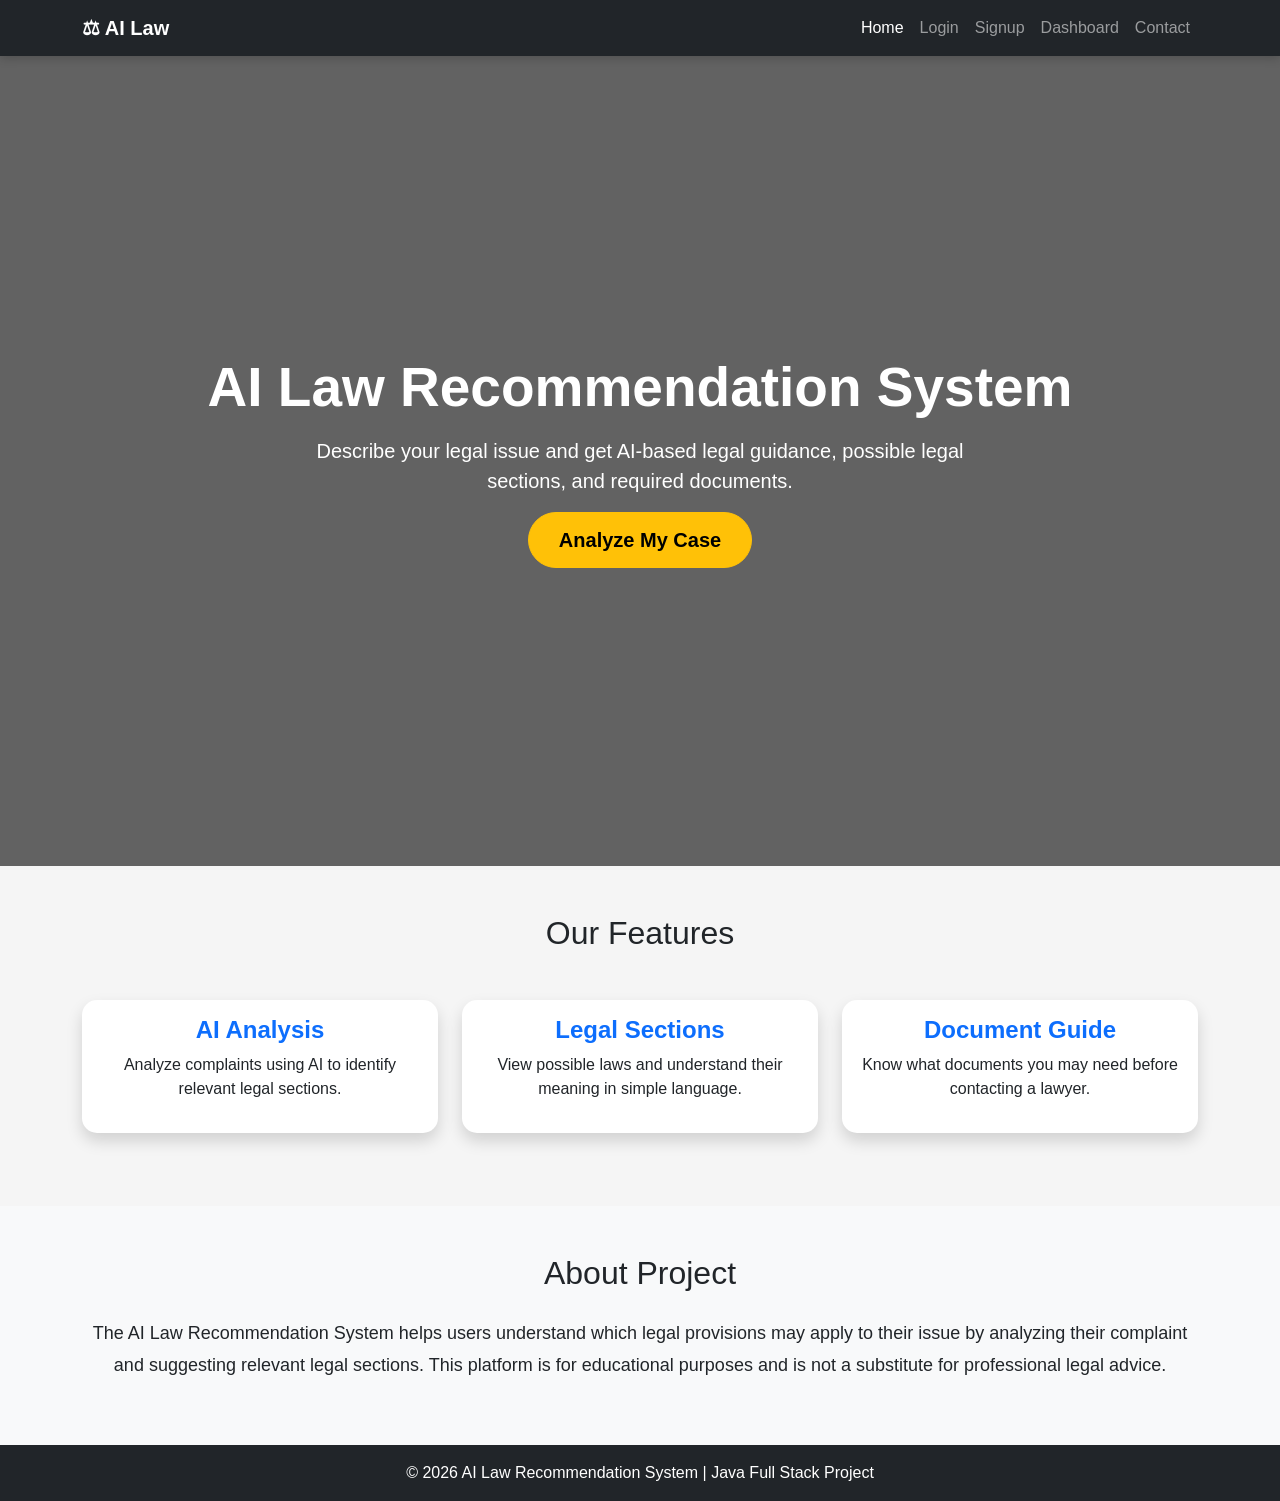
<file: index.html>
<!DOCTYPE html>
<html lang="en">
<head>
    <meta charset="UTF-8">
    <meta name="viewport" content="width=device-width, initial-scale=1.0">
    <title>AI Law Recommendation System</title>

    <!-- Bootstrap -->
    <link href="https://cdn.jsdelivr.net/npm/bootstrap@5.3.2/dist/css/bootstrap.min.css" rel="stylesheet">

    <!-- Custom CSS -->
    <link rel="stylesheet" href="style.css">
</head>
<body>

<!-- Navbar -->
<nav class="navbar navbar-expand-lg navbar-dark bg-dark">
    <div class="container">
        <a class="navbar-brand fw-bold" href="#">⚖ AI Law</a>

        <button class="navbar-toggler" data-bs-toggle="collapse" data-bs-target="#menu">
            <span class="navbar-toggler-icon"></span>
        </button>

        <div class="collapse navbar-collapse" id="menu">
            <ul class="navbar-nav ms-auto">
                <li class="nav-item"><a class="nav-link active" href="#">Home</a></li>
                <li class="nav-item"><a class="nav-link" href="login.html">Login</a></li>
                <li class="nav-item"><a class="nav-link" href="signup.html">Signup</a></li>
                <li class="nav-item"><a class="nav-link" href="dashboard.html">Dashboard</a></li>
                <li class="nav-item"><a class="nav-link" href="contact.html">Contact</a></li>
            </ul>
        </div>
    </div>
</nav>

<!-- Hero Section -->
<section class="hero text-center text-white d-flex align-items-center">
    <div class="container">
        <h1 class="display-4 fw-bold">AI Law Recommendation System</h1>

        <p class="lead mt-3">
            Describe your legal issue and get AI-based legal guidance,
            possible legal sections, and required documents.
        </p>

        <a href="analyze.html" class="btn btn-warning btn-lg mt-3">
            Analyze My Case
        </a>
    </div>
</section>

<!-- Features -->
<section class="container py-5">

    <h2 class="text-center mb-5">Our Features</h2>

    <div class="row">

        <div class="col-md-4">
            <div class="card shadow">
                <div class="card-body text-center">
                    <h4>AI Analysis</h4>
                    <p>
                        Analyze complaints using AI to identify
                        relevant legal sections.
                    </p>
                </div>
            </div>
        </div>

        <div class="col-md-4">
            <div class="card shadow">
                <div class="card-body text-center">
                    <h4>Legal Sections</h4>
                    <p>
                        View possible laws and understand
                        their meaning in simple language.
                    </p>
                </div>
            </div>
        </div>

        <div class="col-md-4">
            <div class="card shadow">
                <div class="card-body text-center">
                    <h4>Document Guide</h4>
                    <p>
                        Know what documents you may need
                        before contacting a lawyer.
                    </p>
                </div>
            </div>
        </div>

    </div>

</section>

<!-- About -->
<section class="bg-light py-5">

<div class="container">

<h2 class="text-center mb-4">About Project</h2>

<p class="text-center">

The AI Law Recommendation System helps users understand
which legal provisions may apply to their issue by analyzing
their complaint and suggesting relevant legal sections.
This platform is for educational purposes and is not
a substitute for professional legal advice.

</p>

</div>

</section>

<!-- Footer -->
<footer class="bg-dark text-white text-center p-3">

<p class="mb-0">
© 2026 AI Law Recommendation System | Java Full Stack Project
</p>

</footer>

<script src="https://cdn.jsdelivr.net/npm/bootstrap@5.3.2/dist/js/bootstrap.bundle.min.js"></script>

</body>
</html>
</file>
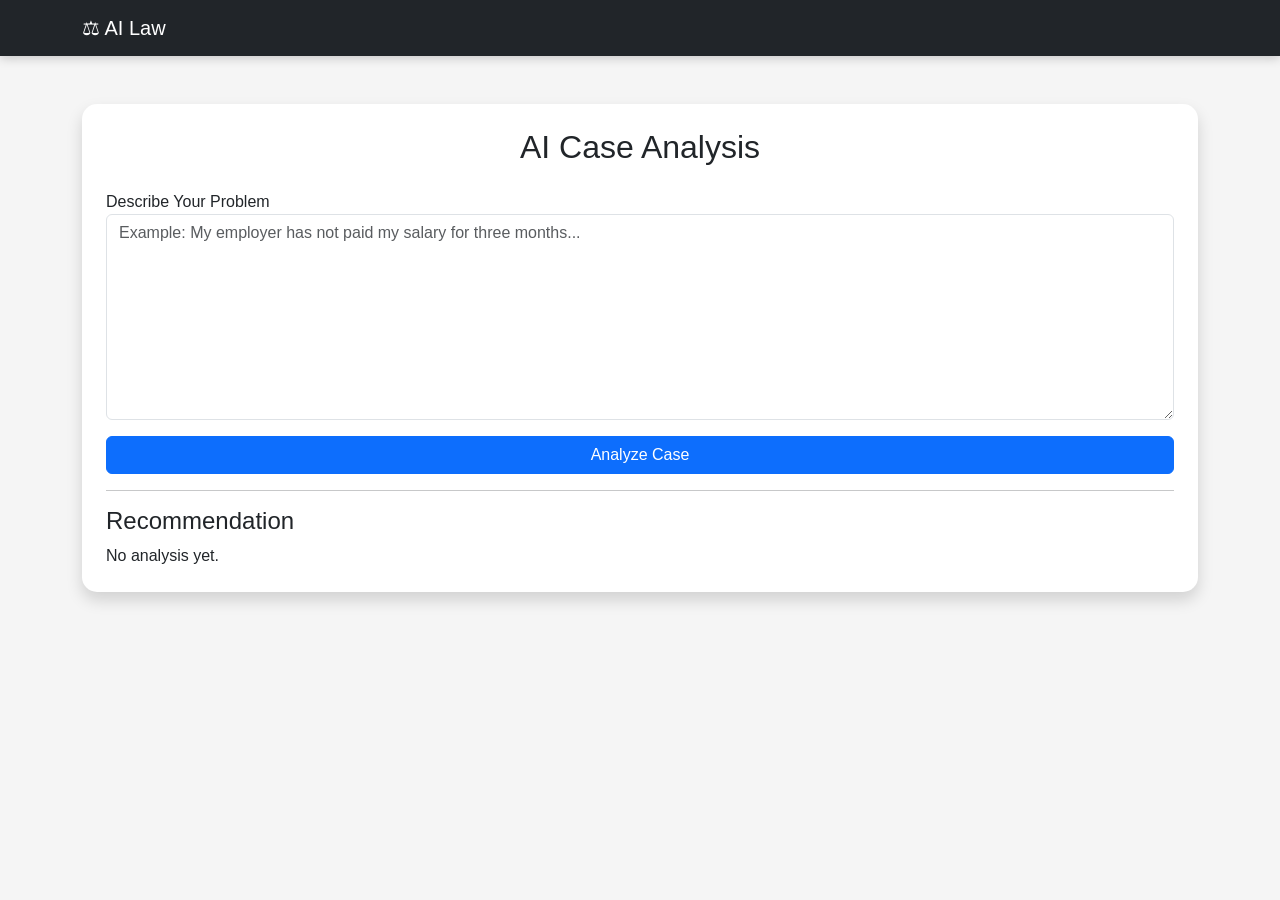
<file: analyze.html>
<!DOCTYPE html>
<html lang="en">

<head>

<meta charset="UTF-8">

<meta name="viewport" content="width=device-width, initial-scale=1.0">

<title>Analyze Case</title>

<link href="https://cdn.jsdelivr.net/npm/bootstrap@5.3.2/dist/css/bootstrap.min.css" rel="stylesheet">

<link rel="stylesheet" href="style.css">

</head>

<body>

<nav class="navbar navbar-dark bg-dark">

<div class="container">

<a class="navbar-brand" href="dashboard.html">

⚖ AI Law

</a>

</div>

</nav>

<div class="container mt-5">

<div class="card shadow p-4">

<h2 class="text-center">

AI Case Analysis

</h2>

<label class="mt-3">

Describe Your Problem

</label>

<textarea id="caseText" class="form-control" rows="8"
placeholder="Example: My employer has not paid my salary for three months..."></textarea>

<button class="btn btn-primary mt-3" onclick="analyzeCase()">

Analyze Case

</button>

<hr>

<h4>Recommendation</h4>

<div id="result">

No analysis yet.

</div>

</div>

</div>

<script>

function analyzeCase(){

let text=document.getElementById("caseText").value.toLowerCase();

let output="";

if(text.includes("salary")){

output="<b>Possible Law:</b><br>Labour Law / Payment of Wages Act.";

}

else if(text.includes("theft")){

output="<b>Possible Law:</b><br>Theft-related provisions under criminal law.";

}

else if(text.includes("divorce")){

output="<b>Possible Law:</b><br>Family Law.";

}

else if(text.includes("accident")){

output="<b>Possible Law:</b><br>Motor Vehicle related laws.";

}

else{

output="No matching recommendation found. Please consult a lawyer.";

}

document.getElementById("result").innerHTML=output;

}

</script>

</body>

</html>
</file>
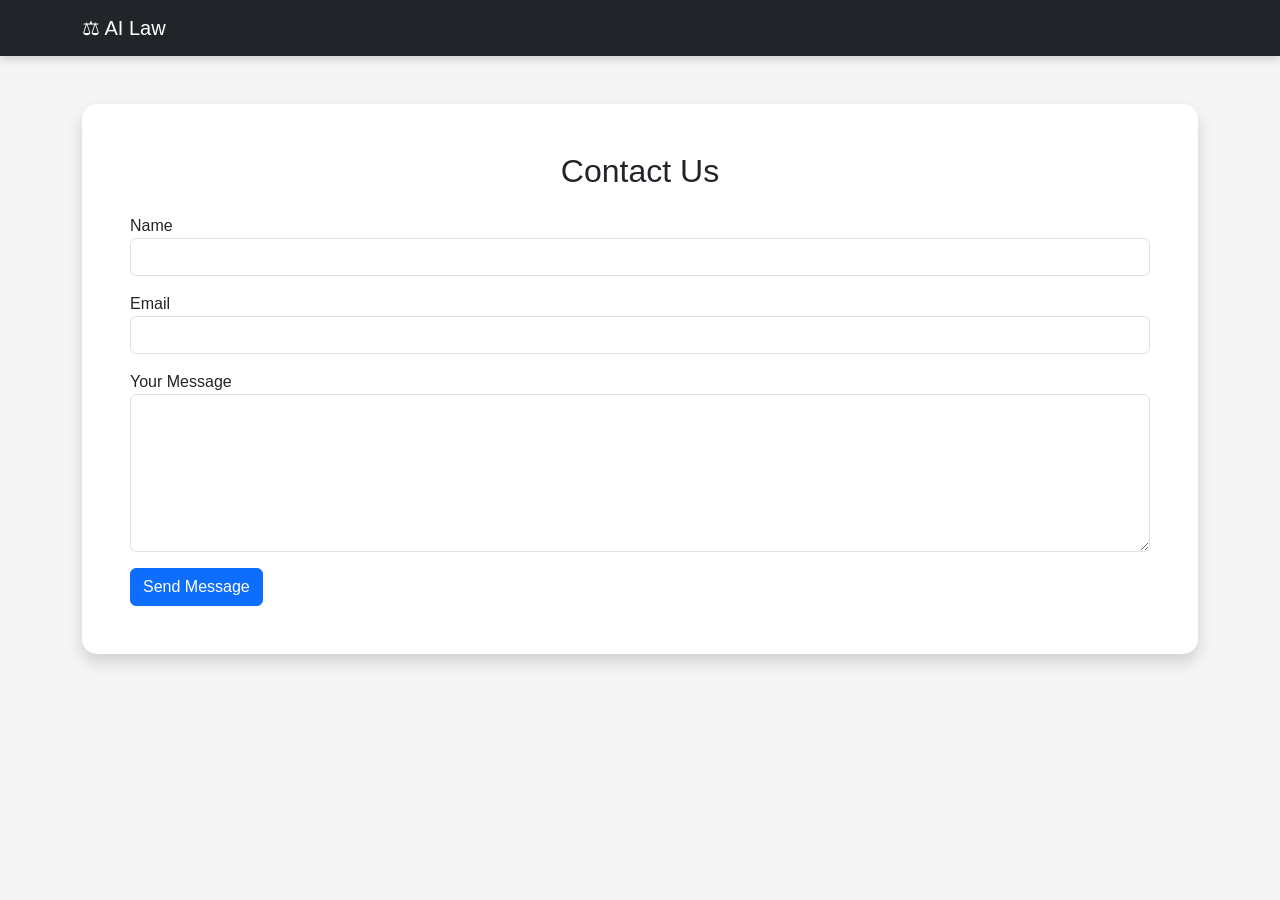
<file: contact.html>
<!DOCTYPE html>
<html lang="en">
<head>
<meta charset="UTF-8">
<meta name="viewport" content="width=device-width, initial-scale=1.0">
<title>Contact Lawyer</title>

<link href="https://cdn.jsdelivr.net/npm/bootstrap@5.3.2/dist/css/bootstrap.min.css" rel="stylesheet">
<link rel="stylesheet" href="style.css">

</head>

<body>

<nav class="navbar navbar-dark bg-dark">
<div class="container">
<a class="navbar-brand" href="dashboard.html">⚖ AI Law</a>
</div>
</nav>

<div class="container mt-5">

<div class="card shadow p-5">

<h2 class="text-center mb-4">Contact Us</h2>

<form>

<div class="mb-3">

<label>Name</label>

<input type="text" class="form-control">

</div>

<div class="mb-3">

<label>Email</label>

<input type="email" class="form-control">

</div>

<div class="mb-3">

<label>Your Message</label>

<textarea class="form-control" rows="6"></textarea>

</div>

<button class="btn btn-primary">

Send Message

</button>

</form>

</div>

</div>

</body>

</html>
</file>
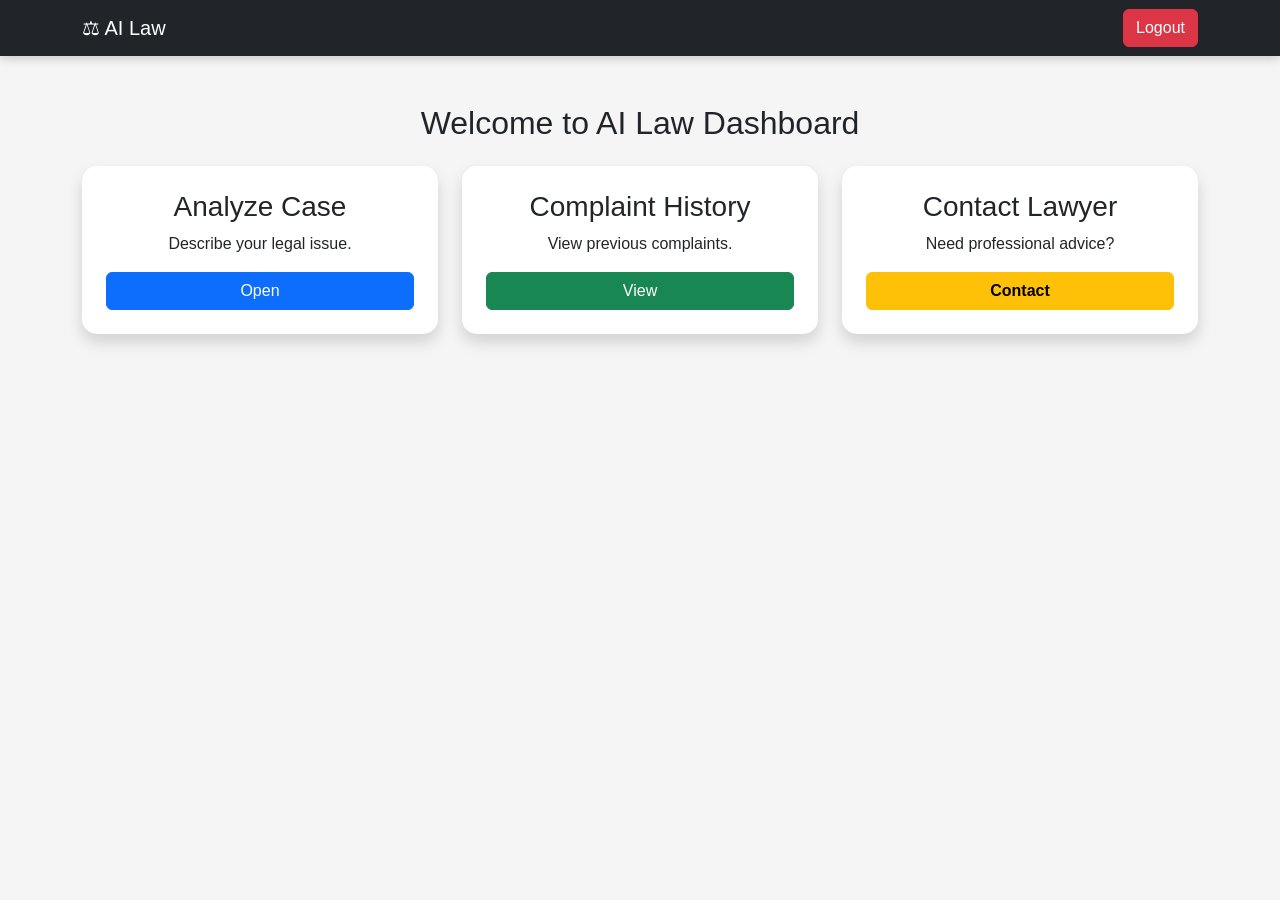
<file: dashboard.html>
<!DOCTYPE html>
<html lang="en">
<head>
<meta charset="UTF-8">
<meta name="viewport" content="width=device-width, initial-scale=1.0">

<title>Dashboard</title>

<link href="https://cdn.jsdelivr.net/npm/bootstrap@5.3.2/dist/css/bootstrap.min.css" rel="stylesheet">
<link rel="stylesheet" href="style.css">

</head>

<body>

<nav class="navbar navbar-dark bg-dark">
<div class="container">
<a class="navbar-brand" href="index.html">⚖ AI Law</a>
<a href="login.html" class="btn btn-danger">Logout</a>
</div>
</nav>

<div class="container mt-5">

<h2 class="text-center mb-4">Welcome to AI Law Dashboard</h2>

<div class="row">

<div class="col-md-4">
<div class="card shadow p-4 text-center">
<h3>Analyze Case</h3>
<p>Describe your legal issue.</p>
<a href="analyze.html" class="btn btn-primary">Open</a>
</div>
</div>

<div class="col-md-4">
<div class="card shadow p-4 text-center">
<h3>Complaint History</h3>
<p>View previous complaints.</p>
<a href="history.html" class="btn btn-success">View</a>
</div>
</div>

<div class="col-md-4">
<div class="card shadow p-4 text-center">
<h3>Contact Lawyer</h3>
<p>Need professional advice?</p>
<a href="contact.html" class="btn btn-warning">Contact</a>
</div>
</div>

</div>

</div>

</body>
</html>
</file>
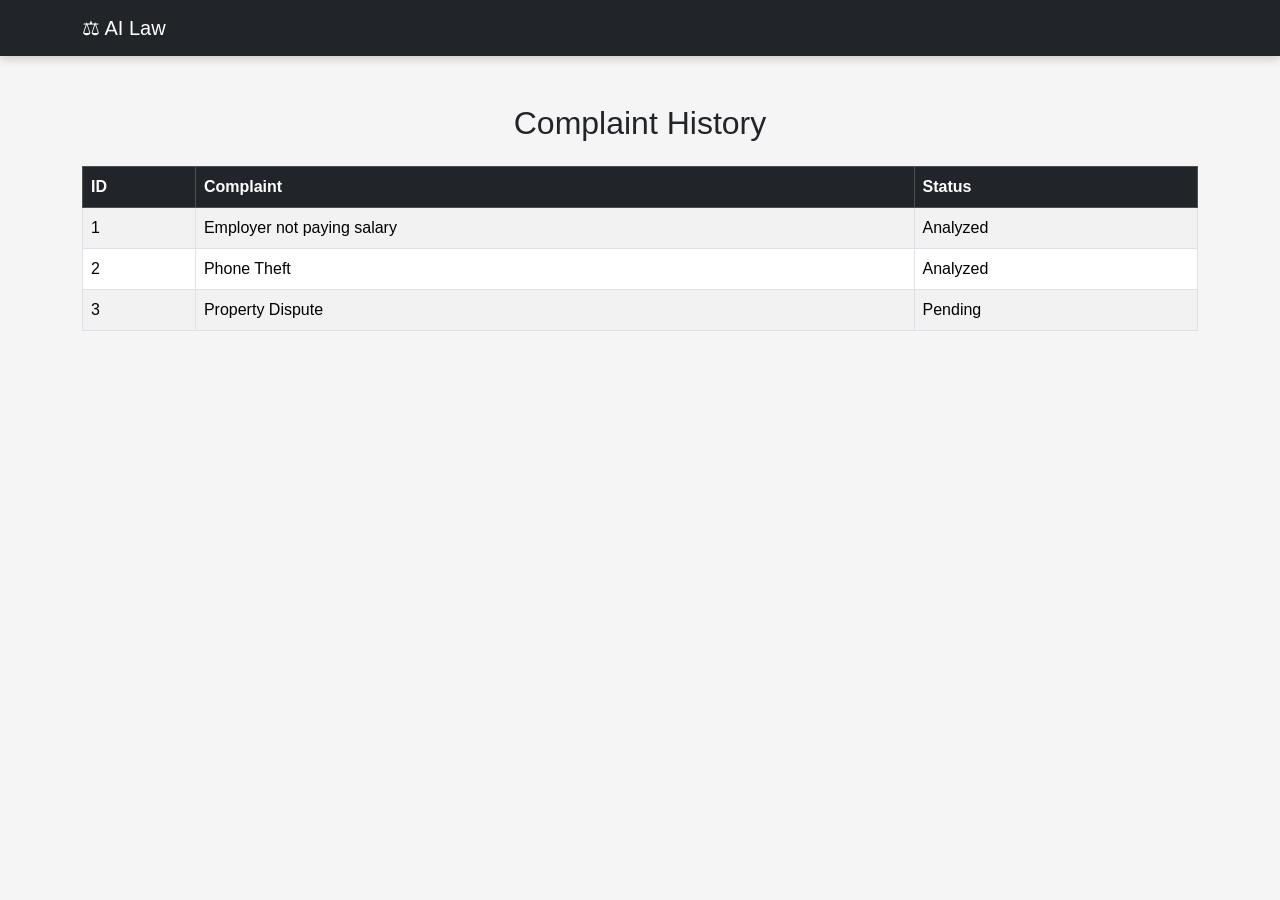
<file: history.html>
<!DOCTYPE html>
<html lang="en">

<head>

<meta charset="UTF-8">

<meta name="viewport" content="width=device-width, initial-scale=1.0">

<title>Complaint History</title>

<link href="https://cdn.jsdelivr.net/npm/bootstrap@5.3.2/dist/css/bootstrap.min.css" rel="stylesheet">

<link rel="stylesheet" href="style.css">

</head>

<body>

<nav class="navbar navbar-dark bg-dark">

<div class="container">

<a class="navbar-brand" href="dashboard.html">

⚖ AI Law

</a>

</div>

</nav>

<div class="container mt-5">

<h2 class="text-center">

Complaint History

</h2>

<table class="table table-bordered table-striped mt-4">

<thead class="table-dark">

<tr>

<th>ID</th>

<th>Complaint</th>

<th>Status</th>

</tr>

</thead>

<tbody>

<tr>

<td>1</td>

<td>Employer not paying salary</td>

<td>Analyzed</td>

</tr>

<tr>

<td>2</td>

<td>Phone Theft</td>

<td>Analyzed</td>

</tr>

<tr>

<td>3</td>

<td>Property Dispute</td>

<td>Pending</td>

</tr>

</tbody>

</table>

</div>

</body>

</html>
</file>
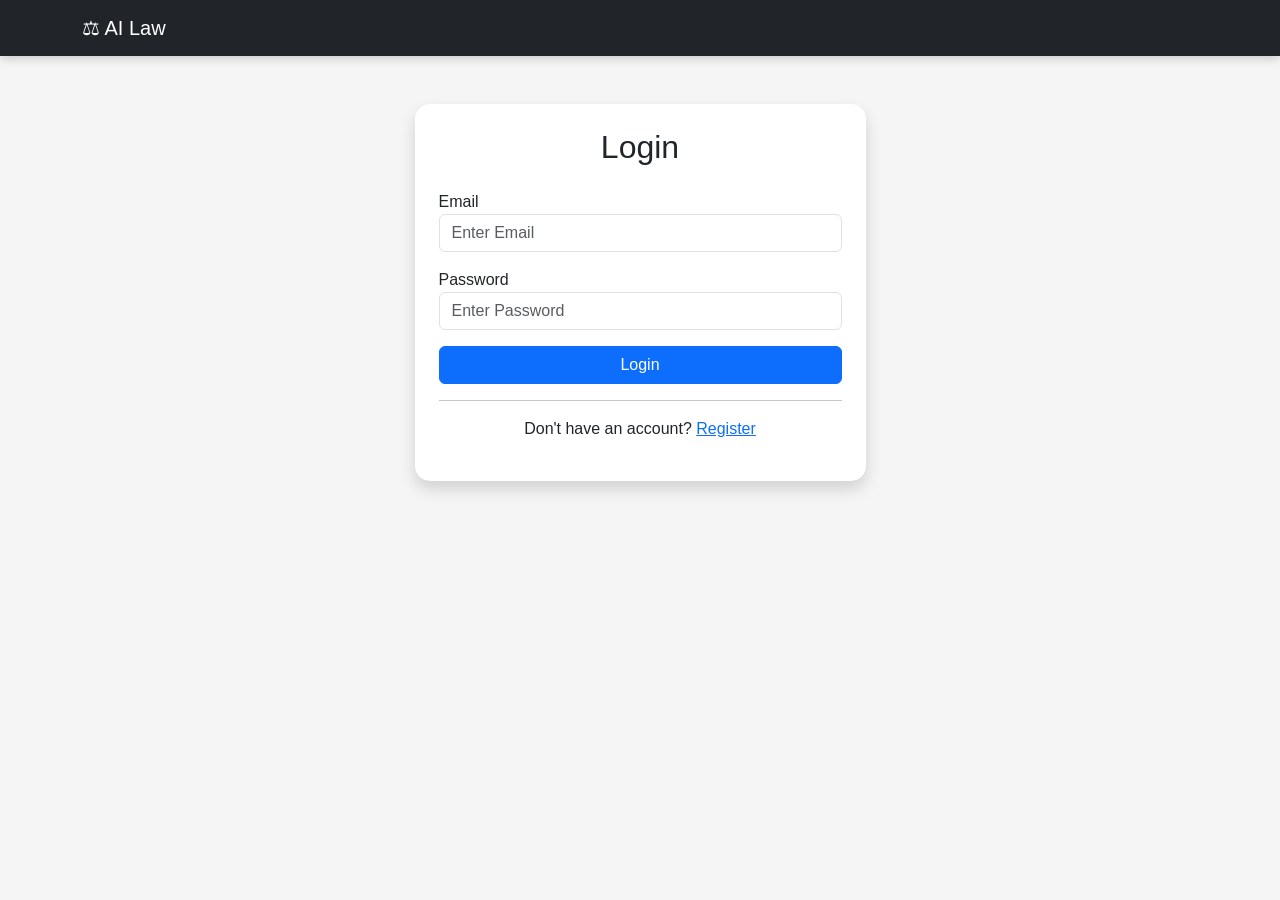
<file: login.html>
<!DOCTYPE html>
<html lang="en">
<head>
<meta charset="UTF-8">
<meta name="viewport" content="width=device-width, initial-scale=1.0">

<title>Login | AI Law Recommendation</title>

<link href="https://cdn.jsdelivr.net/npm/bootstrap@5.3.2/dist/css/bootstrap.min.css" rel="stylesheet">

<link rel="stylesheet" href="style.css">

</head>

<body>

<nav class="navbar navbar-dark bg-dark">
<div class="container">
<a class="navbar-brand" href="index.html">⚖ AI Law</a>
</div>
</nav>

<div class="container mt-5">

<div class="row justify-content-center">

<div class="col-md-5">

<div class="card shadow p-4">

<h2 class="text-center mb-4">Login</h2>

<form>

<div class="mb-3">

<label>Email</label>

<input type="email" class="form-control" placeholder="Enter Email">

</div>

<div class="mb-3">

<label>Password</label>

<input type="password" class="form-control" placeholder="Enter Password">

</div>

<button class="btn btn-primary w-100">

Login

</button>

</form>

<hr>

<p class="text-center">

Don't have an account?

<a href="signup.html">

Register

</a>

</p>

</div>

</div>

</div>

</div>

</body>
</file>
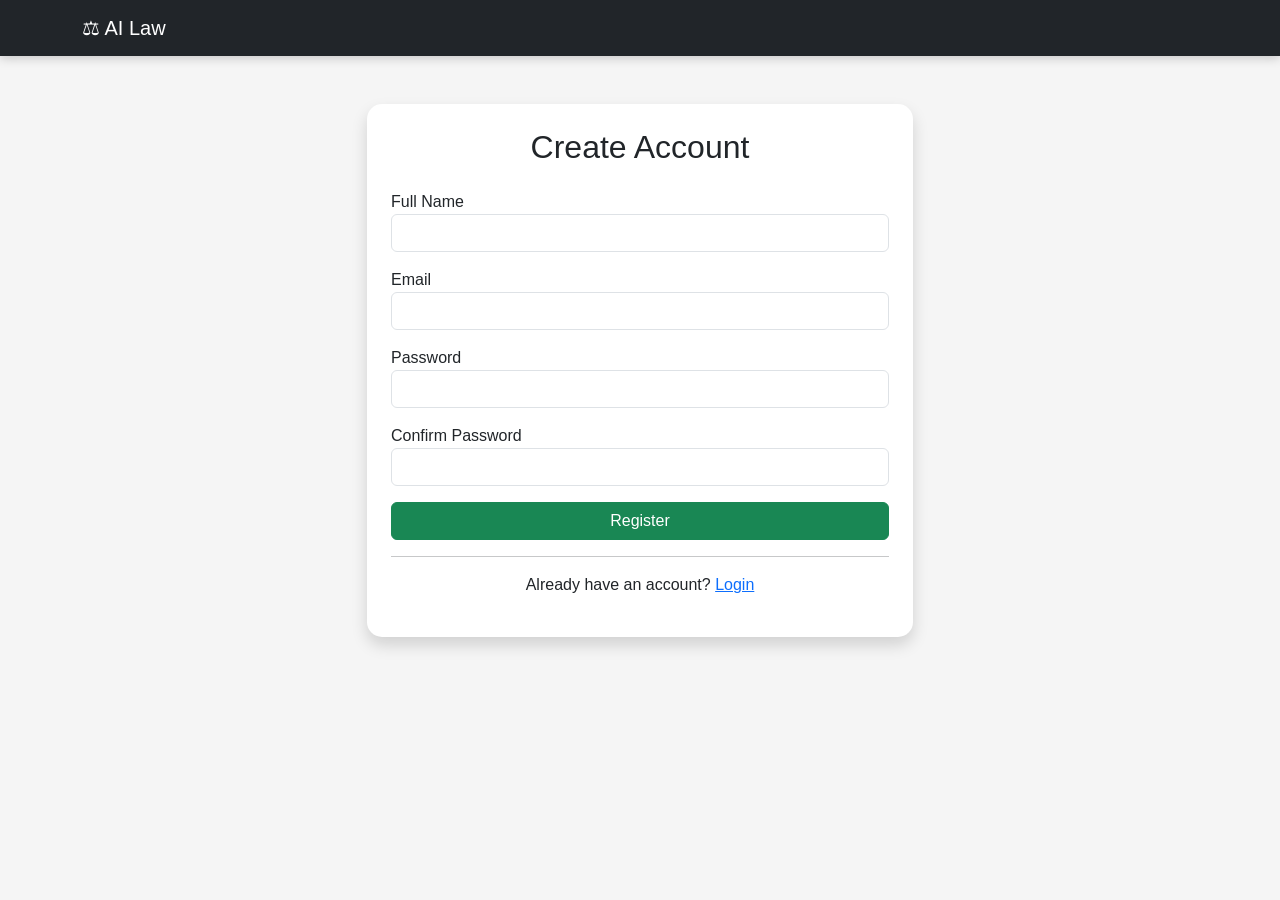
<file: signup.html>
<!DOCTYPE html>

<html lang="en">

<head>

<meta charset="UTF-8">

<meta name="viewport" content="width=device-width, initial-scale=1.0">

<title>Signup</title>

<link href="https://cdn.jsdelivr.net/npm/bootstrap@5.3.2/dist/css/bootstrap.min.css" rel="stylesheet">

<link rel="stylesheet" href="style.css">

</head>

<body>

<nav class="navbar navbar-dark bg-dark">

<div class="container">

<a class="navbar-brand" href="index.html">

⚖ AI Law

</a>

</div>

</nav>

<div class="container mt-5">

<div class="row justify-content-center">

<div class="col-md-6">

<div class="card shadow p-4">

<h2 class="text-center mb-4">

Create Account

</h2>

<form>

<div class="mb-3">

<label>Full Name</label>

<input type="text" class="form-control">

</div>

<div class="mb-3">

<label>Email</label>

<input type="email" class="form-control">

</div>

<div class="mb-3">

<label>Password</label>

<input type="password" class="form-control">

</div>

<div class="mb-3">

<label>Confirm Password</label>

<input type="password" class="form-control">

</div>

<button class="btn btn-success w-100">

Register

</button>

</form>

<hr>

<p class="text-center">

Already have an account?

<a href="login.html">

Login

</a>

</p>

</div>

</div>

</div>

</div>

</body>

</html>
</file>
<file: style.css>
/* General */
body{
    margin:0;
    padding:0;
    font-family:Arial, Helvetica, sans-serif;
    background:#f5f5f5;
}

/* Navbar */
.navbar{
    box-shadow:0 2px 10px rgba(0,0,0,0.2);
}

/* Hero Section */
.hero{
    background:linear-gradient(rgba(0,0,0,0.6),rgba(0,0,0,0.6)),
    url('https://images.unsplash.com/photo-1589829545856-d10d557cf95f?auto=format&fit=crop&w=1600&q=80');
    background-size:cover;
    background-position:center;
    height:90vh;
}

.hero h1{
    font-size:55px;
    font-weight:bold;
}

.hero p{
    font-size:20px;
    max-width:700px;
    margin:auto;
}

.hero .btn{
    padding:12px 30px;
    font-size:20px;
    border-radius:30px;
}

/* Cards */
.card{
    border:none;
    transition:0.3s;
    margin-bottom:25px;
    border-radius:15px;
}

.card:hover{
    transform:translateY(-10px);
    box-shadow:0 10px 25px rgba(0,0,0,0.3);
}

.card-body h4{
    color:#0d6efd;
    font-weight:bold;
}

/* About */
.bg-light p{
    font-size:18px;
    line-height:1.8;
}

/* Footer */
footer{
    font-size:16px;
}

/* Buttons */
.btn-warning{
    font-weight:bold;
}

/* Responsive */
@media(max-width:768px){

.hero h1{
    font-size:36px;
}

.hero p{
    font-size:17px;
}

}
</file>
